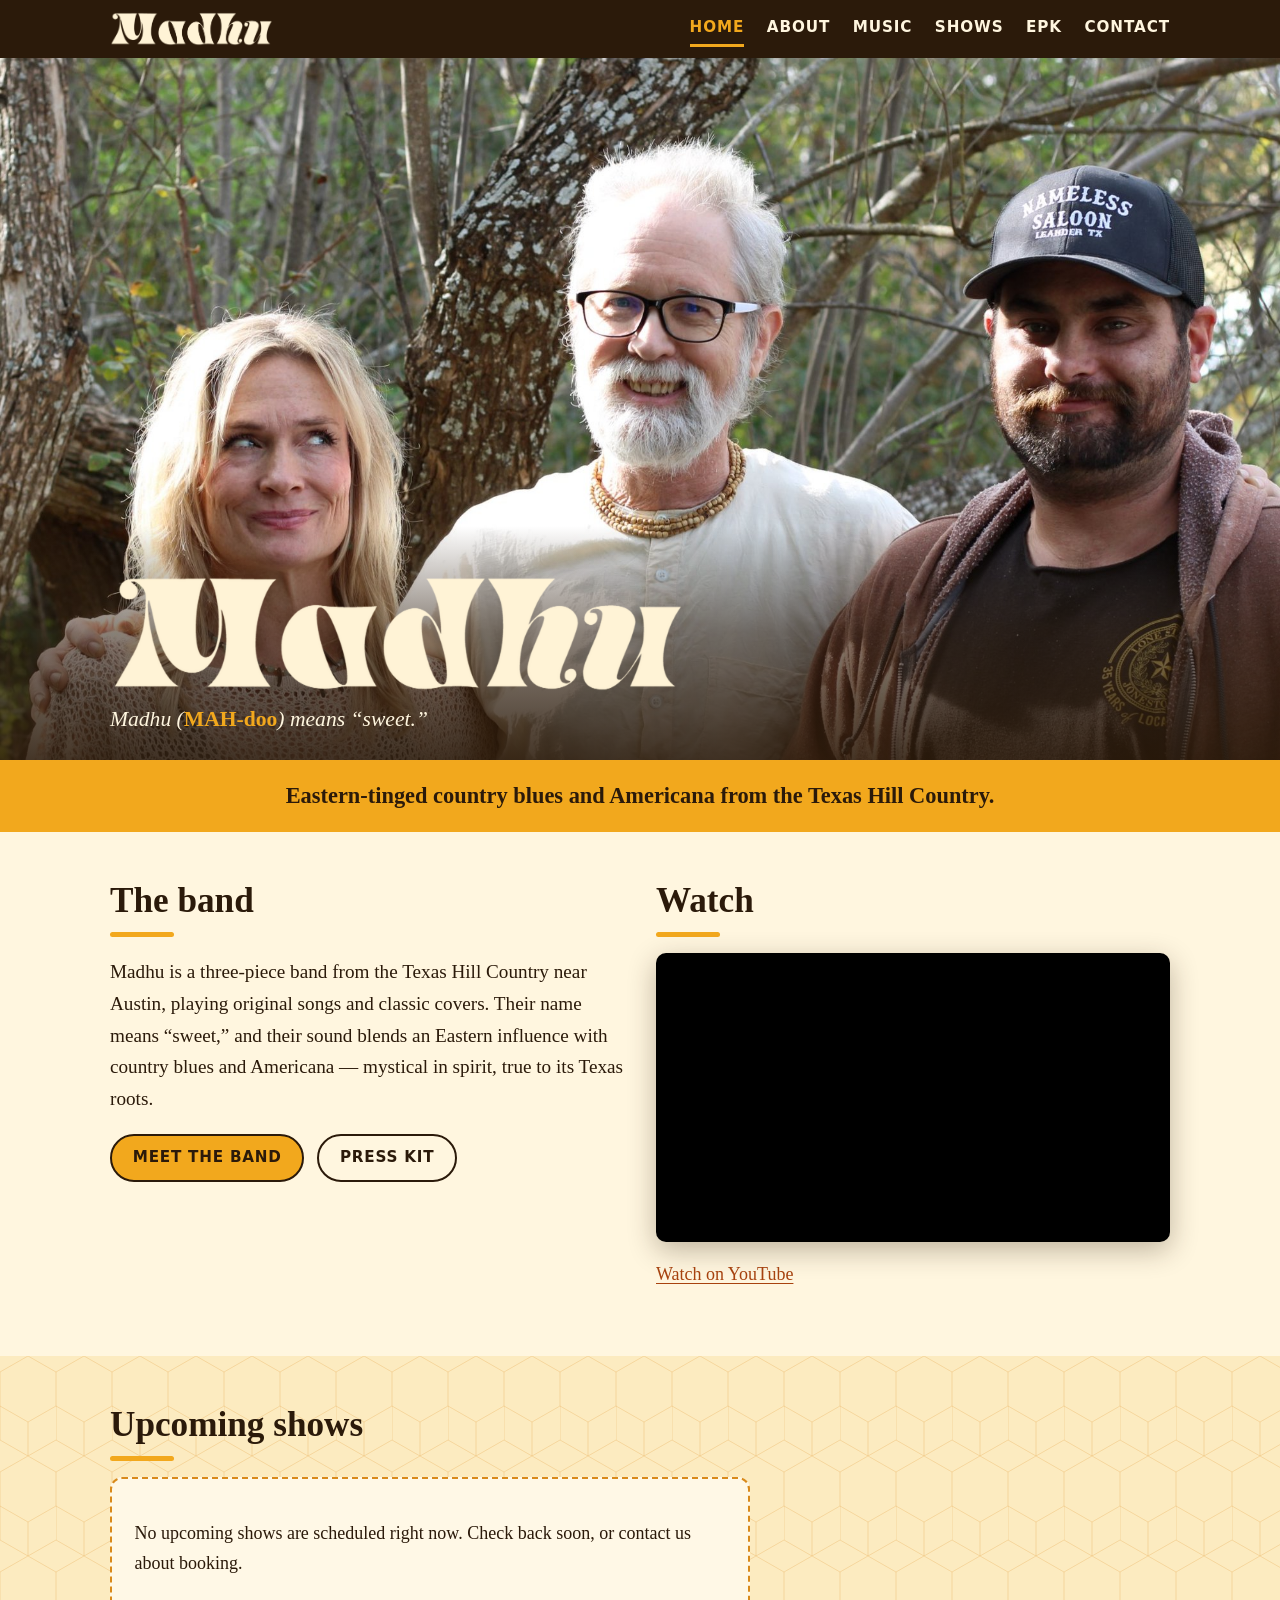
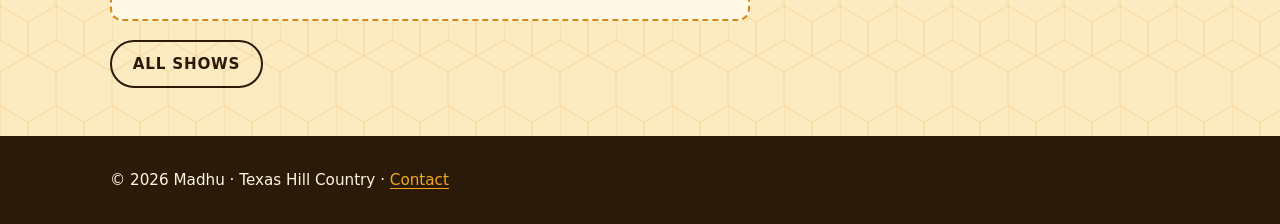
<file: index.html>
<!DOCTYPE html>
<html lang="en">
<head>
<meta charset="utf-8">
<meta name="viewport" content="width=device-width, initial-scale=1">
<title>Madhu</title>
<meta name="description" content="Madhu is a three-piece band from the Texas Hill Country near Austin, playing original songs and classic covers. Their name means “sweet,” and their sound blends an Eastern influence with country blues and Americana — mystical in spirit, true to its Texas roots.">
<link rel="canonical" href="https://madhu.band/">
<link rel="icon" href="favicon.svg" type="image/svg+xml">
<meta property="og:type" content="website">
<meta property="og:site_name" content="Madhu">
<meta property="og:title" content="Madhu">
<meta property="og:description" content="Madhu is a three-piece band from the Texas Hill Country near Austin, playing original songs and classic covers. Their name means “sweet,” and their sound blends an Eastern influence with country blues and Americana — mystical in spirit, true to its Texas roots.">
<meta property="og:url" content="https://madhu.band/">
<meta property="og:image" content="https://madhu.band/img/group-og.jpg">
<meta name="twitter:card" content="summary_large_image">
<link rel="stylesheet" href="css/style.css">
</head>
<body>
<a class="skip" href="#main">Skip to content</a>
<header class="site-header"><div class="wrap">
<a class="brand" href="index.html"><img src="img/logo-cream.png" width="164" height="34" alt="Madhu — home"></a>
<nav class="nav" aria-label="Main"><a href="index.html" aria-current="page">Home</a><a href="about.html">About</a><a href="music.html">Music</a><a href="shows.html">Shows</a><a href="epk.html">EPK</a><a href="contact.html">Contact</a></nav>
</div></header>
<main id="main">
<section class="hero" style="padding:0">
<img src="img/group-hero.jpg" width="2000" height="1125" alt="Madhu: Shoni Dawn, Mark MacDonald and Christopher Slone standing together among Hill Country trees">
<div class="overlay"><div class="wrap">
<h1><img src="img/logo-cream.png" width="520" height="108" alt="Madhu"></h1>
<p class="pron">Madhu (<strong>MAH-doo</strong>) means “sweet.”</p>
</div></div>
</section>
<div class="band"><div class="wrap"><p>Eastern-tinged country blues and Americana from the Texas Hill Country.</p></div></div>
<section><div class="wrap cols two">
<div><h2>The band</h2><p class="lead">Madhu is a three-piece band from the Texas Hill Country near Austin, playing original songs and classic covers. Their name means “sweet,” and their sound blends an Eastern influence with country blues and Americana — mystical in spirit, true to its Texas roots.</p>
<div class="btn-row"><a class="btn" href="about.html">Meet the band</a><a class="btn ghost" href="epk.html">Press kit</a></div></div>
<div><h2>Watch</h2><div class="video-block">
<div class="video"><iframe src="https://www.youtube-nocookie.com/embed/YXxW4o4a1AA" title="Madhu on YouTube" loading="lazy"
 allow="accelerometer; encrypted-media; gyroscope; picture-in-picture" referrerpolicy="origin" allowfullscreen></iframe></div>
<p><a href="https://www.youtube.com/watch?v=YXxW4o4a1AA" rel="noopener">Watch on YouTube</a></p></div></div>
</div></section>
<section class="alt"><div class="wrap">
<h2>Upcoming shows</h2>
<div data-shows data-limit="3"><noscript><p>Please enable JavaScript to see upcoming shows, or <a href="contact.html">get in touch</a>.</p></noscript></div>
<div class="btn-row"><a class="btn ghost" href="shows.html">All shows</a></div>
</div></section>
</main>
<footer class="site-footer"><div class="wrap">
<div>&copy; 2026 Madhu &middot; Texas Hill Country &middot; <a href="contact.html">Contact</a></div>

</div></footer>
<script id="shows-data" type="application/json">{"shows": []}</script>
<script src="js/site.js" defer></script>
</body>
</html>
</file>
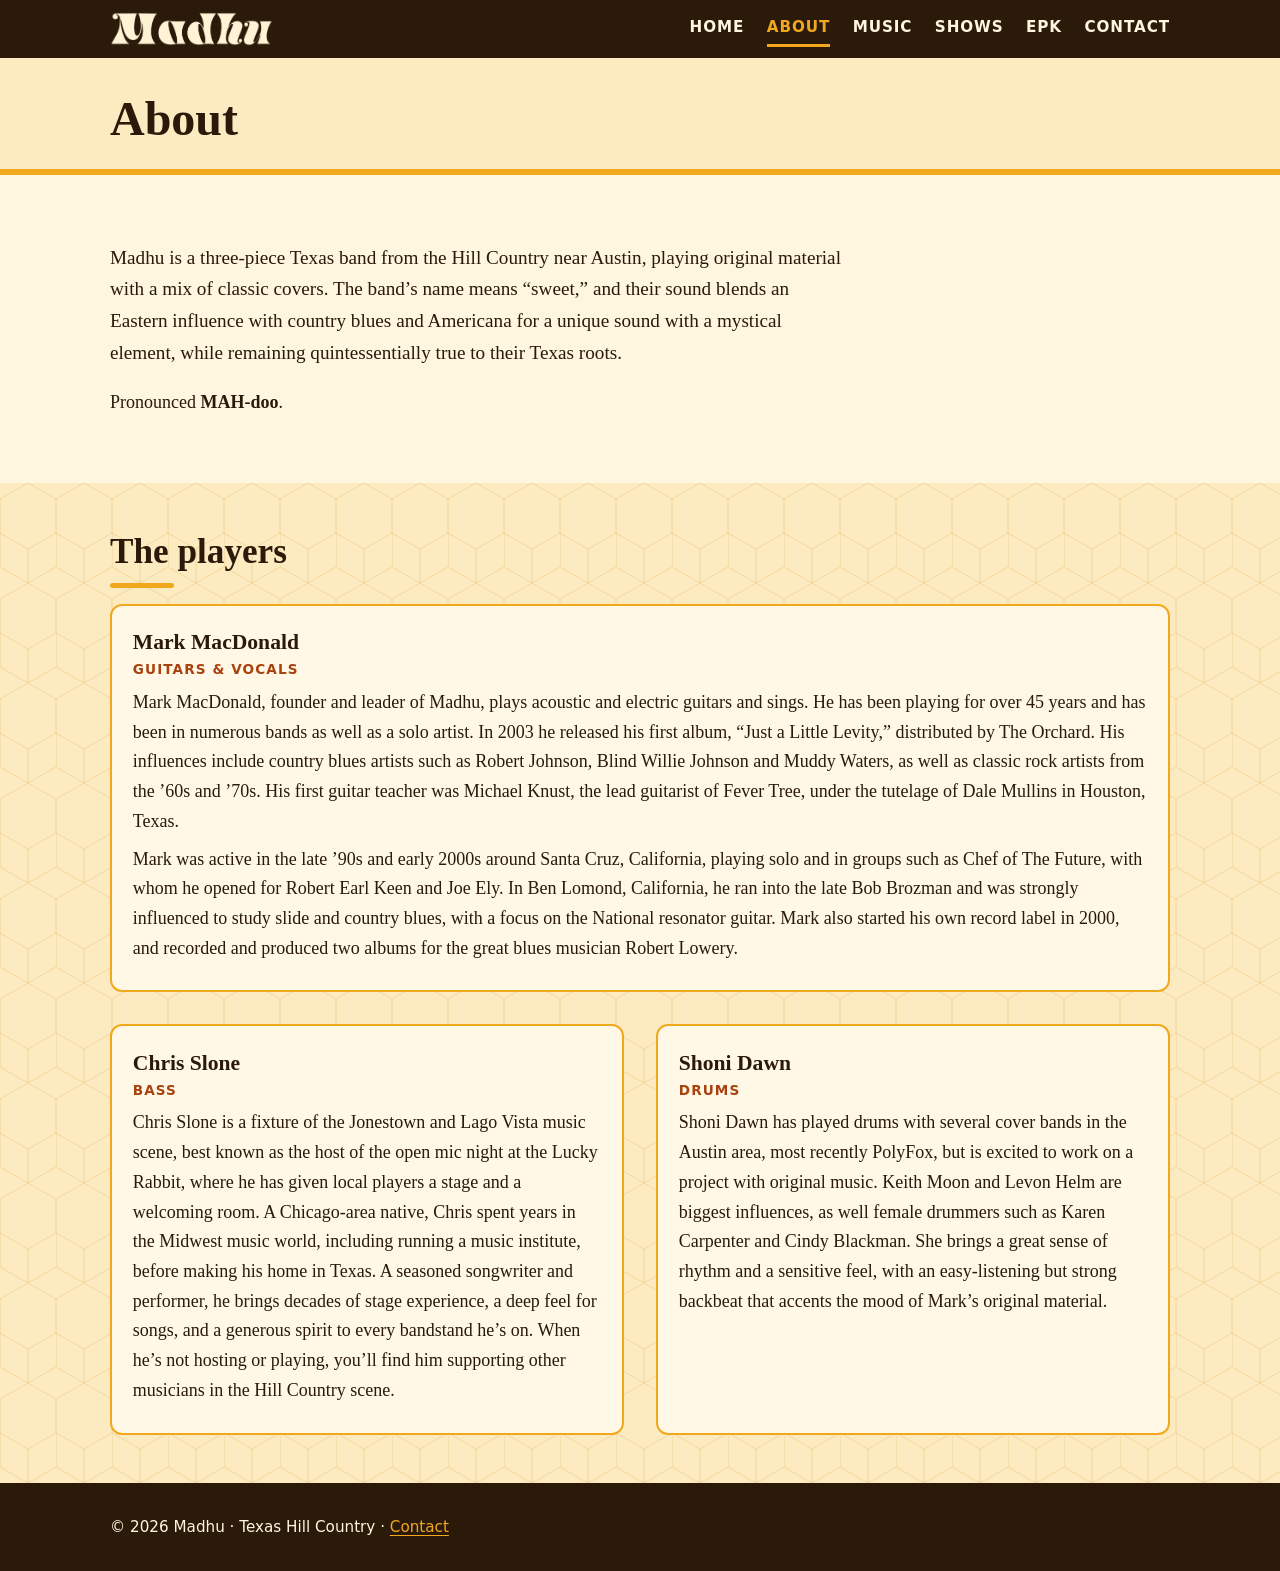
<file: about.html>
<!DOCTYPE html>
<html lang="en">
<head>
<meta charset="utf-8">
<meta name="viewport" content="width=device-width, initial-scale=1">
<title>About | Madhu</title>
<meta name="description" content="Meet Madhu: Mark MacDonald, Christopher Slone and Shoni Dawn — country blues and Americana from the Texas Hill Country.">
<link rel="canonical" href="https://madhu.band/about.html">
<link rel="icon" href="favicon.svg" type="image/svg+xml">
<meta property="og:type" content="website">
<meta property="og:site_name" content="Madhu">
<meta property="og:title" content="About | Madhu">
<meta property="og:description" content="Meet Madhu: Mark MacDonald, Christopher Slone and Shoni Dawn — country blues and Americana from the Texas Hill Country.">
<meta property="og:url" content="https://madhu.band/about.html">
<meta property="og:image" content="https://madhu.band/img/group-og.jpg">
<meta name="twitter:card" content="summary_large_image">
<link rel="stylesheet" href="css/style.css">
</head>
<body>
<a class="skip" href="#main">Skip to content</a>
<header class="site-header"><div class="wrap">
<a class="brand" href="index.html"><img src="img/logo-cream.png" width="164" height="34" alt="Madhu — home"></a>
<nav class="nav" aria-label="Main"><a href="index.html">Home</a><a href="about.html" aria-current="page">About</a><a href="music.html">Music</a><a href="shows.html">Shows</a><a href="epk.html">EPK</a><a href="contact.html">Contact</a></nav>
</div></header>
<main id="main">
<div class="page-title"><div class="wrap"><h1>About</h1></div></div>
<section><div class="wrap">
<p class="lead">Madhu is a three-piece Texas band from the Hill Country near Austin, playing original material with a mix of classic covers. The band’s name means “sweet,” and their sound blends an Eastern influence with country blues and Americana for a unique sound with a mystical element, while remaining quintessentially true to their Texas roots.</p>
<p>Pronounced <strong>MAH-doo</strong>.</p>
</div></section>
<section class="alt"><div class="wrap"><h2>The players</h2>
<div class="cols two"><article class="member full"><h3>Mark MacDonald</h3><p class="role">Guitars &amp; vocals</p><p>Mark MacDonald, founder and leader of Madhu, plays acoustic and electric guitars and sings. He has been playing for over 45 years and has been in numerous bands as well as a solo artist. In 2003 he released his first album, “Just a Little Levity,” distributed by The Orchard. His influences include country blues artists such as Robert Johnson, Blind Willie Johnson and Muddy Waters, as well as classic rock artists from the ’60s and ’70s. His first guitar teacher was Michael Knust, the lead guitarist of Fever Tree, under the tutelage of Dale Mullins in Houston, Texas.</p>
<p>Mark was active in the late ’90s and early 2000s around Santa Cruz, California, playing solo and in groups such as Chef of The Future, with whom he opened for Robert Earl Keen and Joe Ely. In Ben Lomond, California, he ran into the late Bob Brozman and was strongly influenced to study slide and country blues, with a focus on the National resonator guitar. Mark also started his own record label in 2000, and recorded and produced two albums for the great blues musician Robert Lowery.</p></article>
<article class="member"><h3>Chris Slone</h3><p class="role">Bass</p><p>Chris Slone is a fixture of the Jonestown and Lago Vista music scene, best known as the host of the open mic night at the Lucky Rabbit, where he has given local players a stage and a welcoming room. A Chicago-area native, Chris spent years in the Midwest music world, including running a music institute, before making his home in Texas. A seasoned songwriter and performer, he brings decades of stage experience, a deep feel for songs, and a generous spirit to every bandstand he’s on. When he’s not hosting or playing, you’ll find him supporting other musicians in the Hill Country scene.</p></article>
<article class="member"><h3>Shoni Dawn</h3><p class="role">Drums</p><p>Shoni Dawn has played drums with several cover bands in the Austin area, most recently PolyFox, but is excited to work on a project with original music. Keith Moon and Levon Helm are biggest influences, as well female drummers such as Karen Carpenter and Cindy Blackman. She brings a great sense of rhythm and a sensitive feel, with an easy-listening but strong backbeat that accents the mood of Mark’s original material.</p></article></div></div></section>
</main>
<footer class="site-footer"><div class="wrap">
<div>&copy; 2026 Madhu &middot; Texas Hill Country &middot; <a href="contact.html">Contact</a></div>

</div></footer>
</body>
</html>
</file>
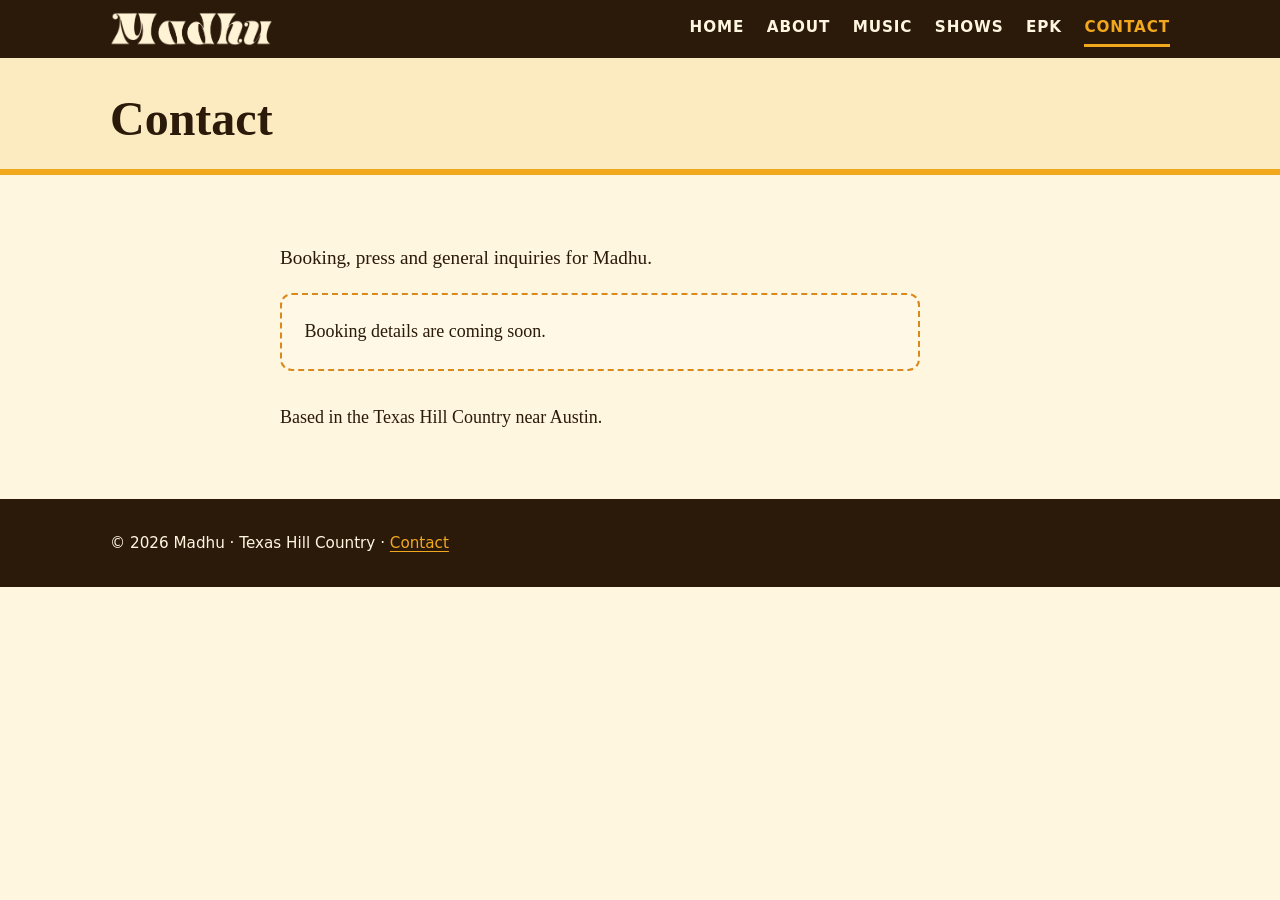
<file: contact.html>
<!DOCTYPE html>
<html lang="en">
<head>
<meta charset="utf-8">
<meta name="viewport" content="width=device-width, initial-scale=1">
<title>Contact | Madhu</title>
<meta name="description" content="Contact Madhu for booking, press and general inquiries.">
<link rel="canonical" href="https://madhu.band/contact.html">
<link rel="icon" href="favicon.svg" type="image/svg+xml">
<meta property="og:type" content="website">
<meta property="og:site_name" content="Madhu">
<meta property="og:title" content="Contact | Madhu">
<meta property="og:description" content="Contact Madhu for booking, press and general inquiries.">
<meta property="og:url" content="https://madhu.band/contact.html">
<meta property="og:image" content="https://madhu.band/img/group-og.jpg">
<meta name="twitter:card" content="summary_large_image">
<link rel="stylesheet" href="css/style.css">
</head>
<body>
<a class="skip" href="#main">Skip to content</a>
<header class="site-header"><div class="wrap">
<a class="brand" href="index.html"><img src="img/logo-cream.png" width="164" height="34" alt="Madhu — home"></a>
<nav class="nav" aria-label="Main"><a href="index.html">Home</a><a href="about.html">About</a><a href="music.html">Music</a><a href="shows.html">Shows</a><a href="epk.html">EPK</a><a href="contact.html" aria-current="page">Contact</a></nav>
</div></header>
<main id="main">
<div class="page-title"><div class="wrap"><h1>Contact</h1></div></div>
<section><div class="wrap" style="max-width:760px">
<p class="lead">Booking, press and general inquiries for Madhu.</p>
<p class="empty">Booking details are coming soon.</p>
<p style="margin-top:2rem">Based in the Texas Hill Country near Austin.</p>
</div></section>
</main>
<footer class="site-footer"><div class="wrap">
<div>&copy; 2026 Madhu &middot; Texas Hill Country &middot; <a href="contact.html">Contact</a></div>

</div></footer>
</body>
</html>
</file>
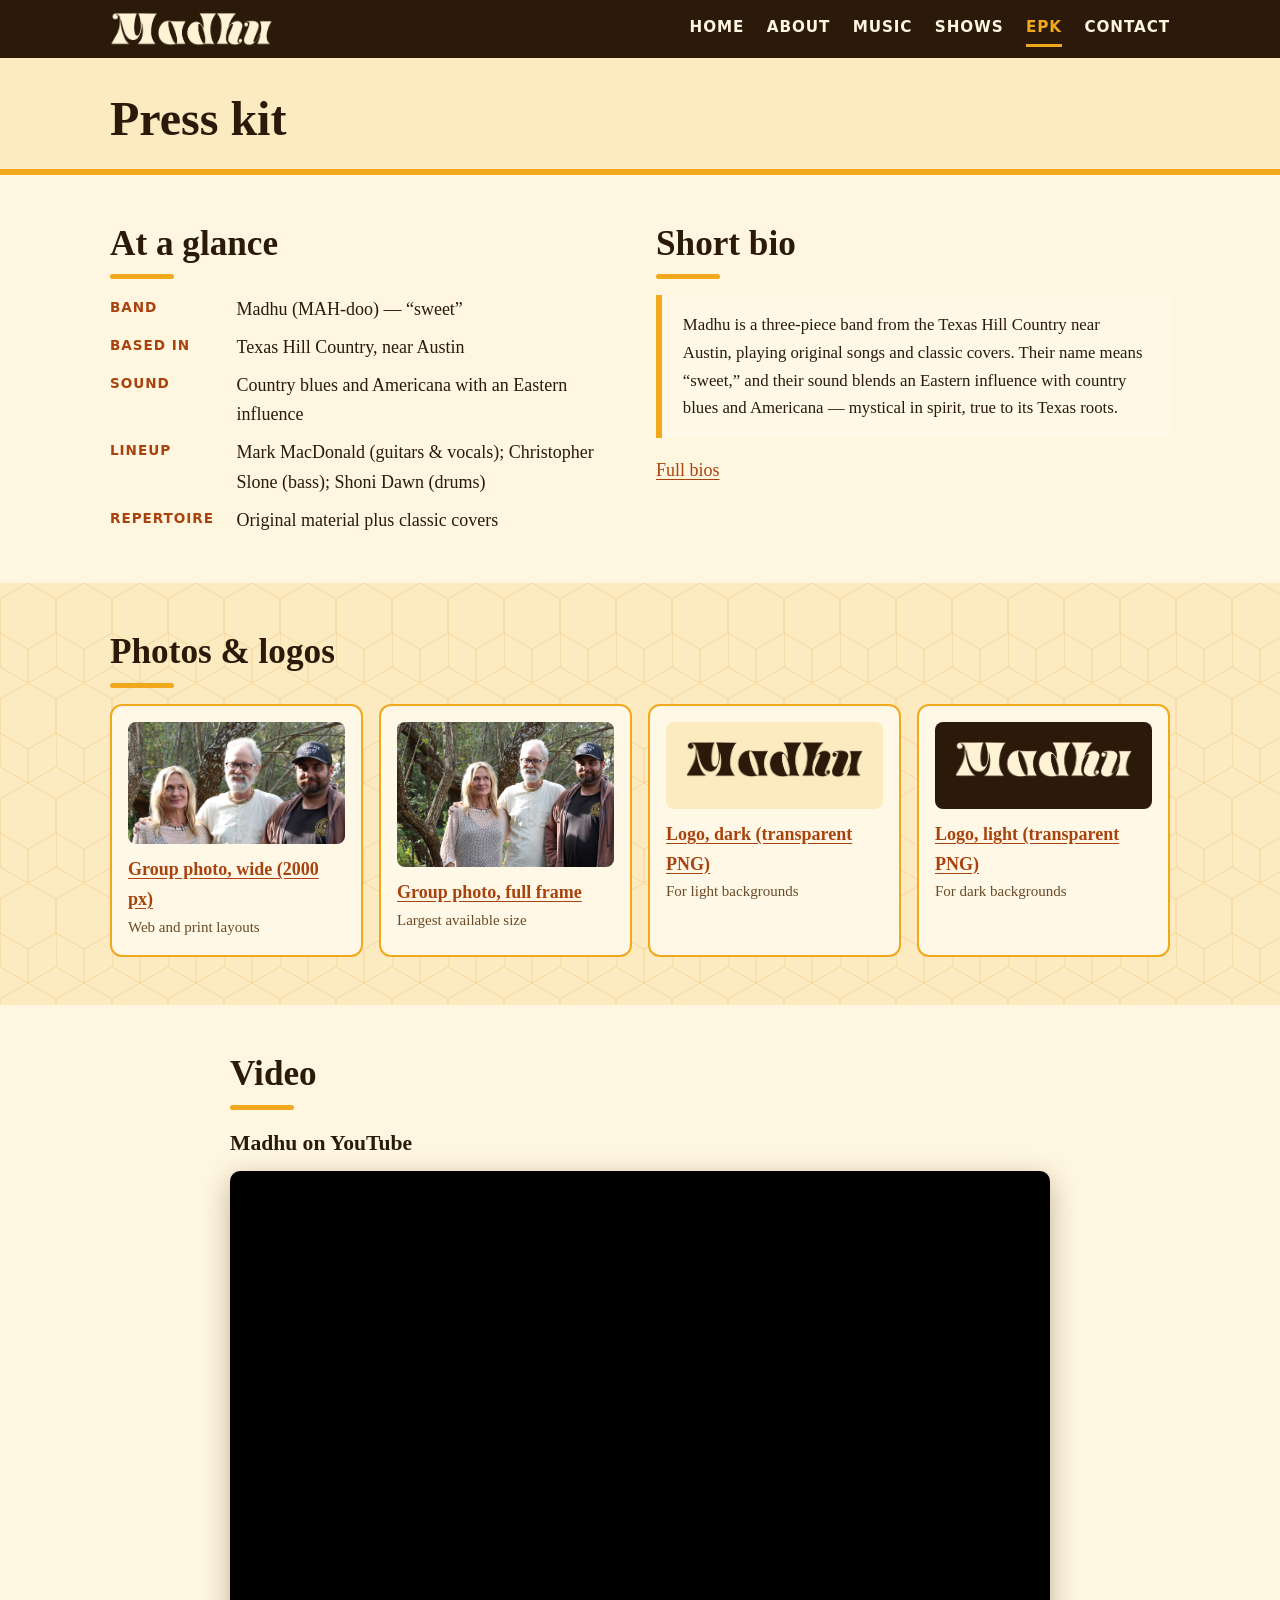
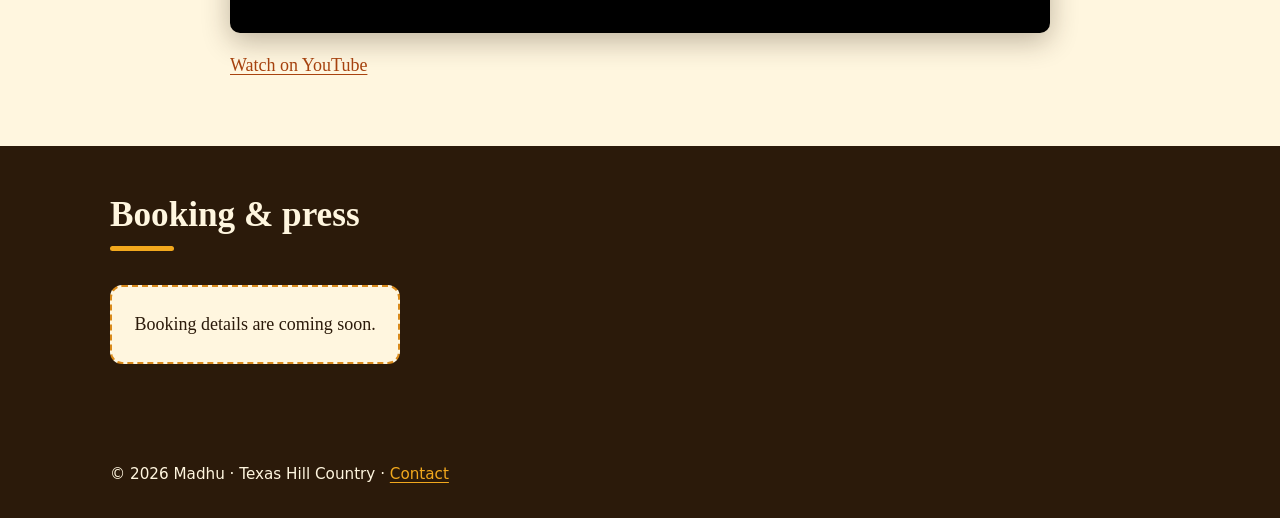
<file: epk.html>
<!DOCTYPE html>
<html lang="en">
<head>
<meta charset="utf-8">
<meta name="viewport" content="width=device-width, initial-scale=1">
<title>Press kit | Madhu</title>
<meta name="description" content="Madhu press kit: bio, photos, logos and booking information.">
<link rel="canonical" href="https://madhu.band/epk.html">
<link rel="icon" href="favicon.svg" type="image/svg+xml">
<meta property="og:type" content="website">
<meta property="og:site_name" content="Madhu">
<meta property="og:title" content="Press kit | Madhu">
<meta property="og:description" content="Madhu press kit: bio, photos, logos and booking information.">
<meta property="og:url" content="https://madhu.band/epk.html">
<meta property="og:image" content="https://madhu.band/img/group-og.jpg">
<meta name="twitter:card" content="summary_large_image">
<link rel="stylesheet" href="css/style.css">
</head>
<body>
<a class="skip" href="#main">Skip to content</a>
<header class="site-header"><div class="wrap">
<a class="brand" href="index.html"><img src="img/logo-cream.png" width="164" height="34" alt="Madhu — home"></a>
<nav class="nav" aria-label="Main"><a href="index.html">Home</a><a href="about.html">About</a><a href="music.html">Music</a><a href="shows.html">Shows</a><a href="epk.html" aria-current="page">EPK</a><a href="contact.html">Contact</a></nav>
</div></header>
<main id="main">
<div class="page-title"><div class="wrap"><h1>Press kit</h1></div></div>
<section><div class="wrap cols two">
<div><h2>At a glance</h2>
<dl class="facts">
<dt>Band</dt><dd>Madhu (MAH-doo) — “sweet”</dd>
<dt>Based in</dt><dd>Texas Hill Country, near Austin</dd>
<dt>Sound</dt><dd>Country blues and Americana with an Eastern influence</dd>
<dt>Lineup</dt><dd>Mark MacDonald (guitars &amp; vocals); Christopher Slone (bass); Shoni Dawn (drums)</dd>
<dt>Repertoire</dt><dd>Original material plus classic covers</dd>
</dl></div>
<div><h2>Short bio</h2><blockquote class="copy">Madhu is a three-piece band from the Texas Hill Country near Austin, playing original songs and classic covers. Their name means “sweet,” and their sound blends an Eastern influence with country blues and Americana — mystical in spirit, true to its Texas roots.</blockquote>
<p><a href="about.html">Full bios</a></p></div>
</div></section>
<section class="alt"><div class="wrap"><h2>Photos &amp; logos</h2>
<div class="downloads">
<div class="dl"><img src="img/group-hero.jpg" width="500" height="281" alt="Group photo, wide crop" loading="lazy"><a href="img/group-hero.jpg" download>Group photo, wide (2000 px)</a><small>Web and print layouts</small></div>
<div class="dl"><img src="img/group-full.jpg" width="500" height="333" alt="Group photo, full frame" loading="lazy"><a href="img/group-full.jpg" download>Group photo, full frame</a><small>Largest available size</small></div>
<div class="dl"><div class="logo-tile"><img src="img/logo-dark.png" width="400" height="83" alt="Madhu logo, dark"></div><a href="img/logo-dark.png" download>Logo, dark (transparent PNG)</a><small>For light backgrounds</small></div>
<div class="dl"><div class="logo-tile dark"><img src="img/logo-cream.png" width="400" height="83" alt="Madhu logo, light"></div><a href="img/logo-cream.png" download>Logo, light (transparent PNG)</a><small>For dark backgrounds</small></div>
</div></div></section>
<section><div class="wrap" style="max-width:860px"><h2>Video</h2><div class="video-block"><h3>Madhu on YouTube</h3>
<div class="video"><iframe src="https://www.youtube-nocookie.com/embed/YXxW4o4a1AA" title="Madhu on YouTube" loading="lazy"
 allow="accelerometer; encrypted-media; gyroscope; picture-in-picture" referrerpolicy="origin" allowfullscreen></iframe></div>
<p><a href="https://www.youtube.com/watch?v=YXxW4o4a1AA" rel="noopener">Watch on YouTube</a></p></div></div></section>
<section class="dark"><div class="wrap"><h2 style="color:var(--cream)">Booking &amp; press</h2>
<div class="btn-row" style="margin-top:0"><p class="empty">Booking details are coming soon.</p></div></div></section>
</main>
<footer class="site-footer"><div class="wrap">
<div>&copy; 2026 Madhu &middot; Texas Hill Country &middot; <a href="contact.html">Contact</a></div>

</div></footer>
</body>
</html>
</file>
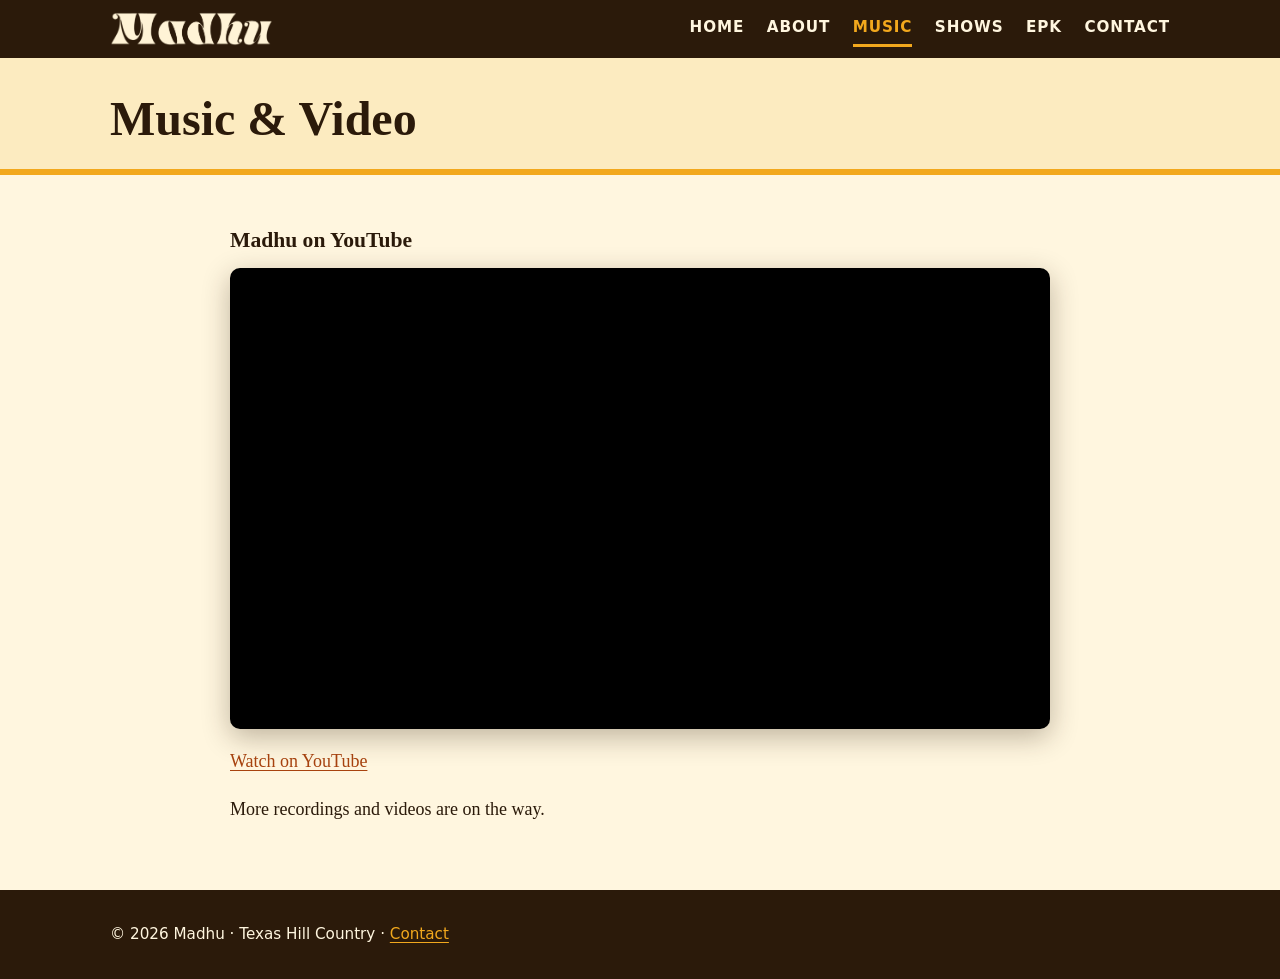
<file: music.html>
<!DOCTYPE html>
<html lang="en">
<head>
<meta charset="utf-8">
<meta name="viewport" content="width=device-width, initial-scale=1">
<title>Music &amp; Video | Madhu</title>
<meta name="description" content="Watch and listen to Madhu, a Texas Hill Country band blending Eastern influence with country blues and Americana.">
<link rel="canonical" href="https://madhu.band/music.html">
<link rel="icon" href="favicon.svg" type="image/svg+xml">
<meta property="og:type" content="website">
<meta property="og:site_name" content="Madhu">
<meta property="og:title" content="Music &amp; Video | Madhu">
<meta property="og:description" content="Watch and listen to Madhu, a Texas Hill Country band blending Eastern influence with country blues and Americana.">
<meta property="og:url" content="https://madhu.band/music.html">
<meta property="og:image" content="https://madhu.band/img/group-og.jpg">
<meta name="twitter:card" content="summary_large_image">
<link rel="stylesheet" href="css/style.css">
</head>
<body>
<a class="skip" href="#main">Skip to content</a>
<header class="site-header"><div class="wrap">
<a class="brand" href="index.html"><img src="img/logo-cream.png" width="164" height="34" alt="Madhu — home"></a>
<nav class="nav" aria-label="Main"><a href="index.html">Home</a><a href="about.html">About</a><a href="music.html" aria-current="page">Music</a><a href="shows.html">Shows</a><a href="epk.html">EPK</a><a href="contact.html">Contact</a></nav>
</div></header>
<main id="main">
<div class="page-title"><div class="wrap"><h1>Music &amp; Video</h1></div></div>
<section><div class="wrap" style="max-width:860px"><div class="video-block"><h3>Madhu on YouTube</h3>
<div class="video"><iframe src="https://www.youtube-nocookie.com/embed/YXxW4o4a1AA" title="Madhu on YouTube" loading="lazy"
 allow="accelerometer; encrypted-media; gyroscope; picture-in-picture" referrerpolicy="origin" allowfullscreen></iframe></div>
<p><a href="https://www.youtube.com/watch?v=YXxW4o4a1AA" rel="noopener">Watch on YouTube</a></p></div>
<p>More recordings and videos are on the way.</p></div></section>
</main>
<footer class="site-footer"><div class="wrap">
<div>&copy; 2026 Madhu &middot; Texas Hill Country &middot; <a href="contact.html">Contact</a></div>

</div></footer>
</body>
</html>
</file>
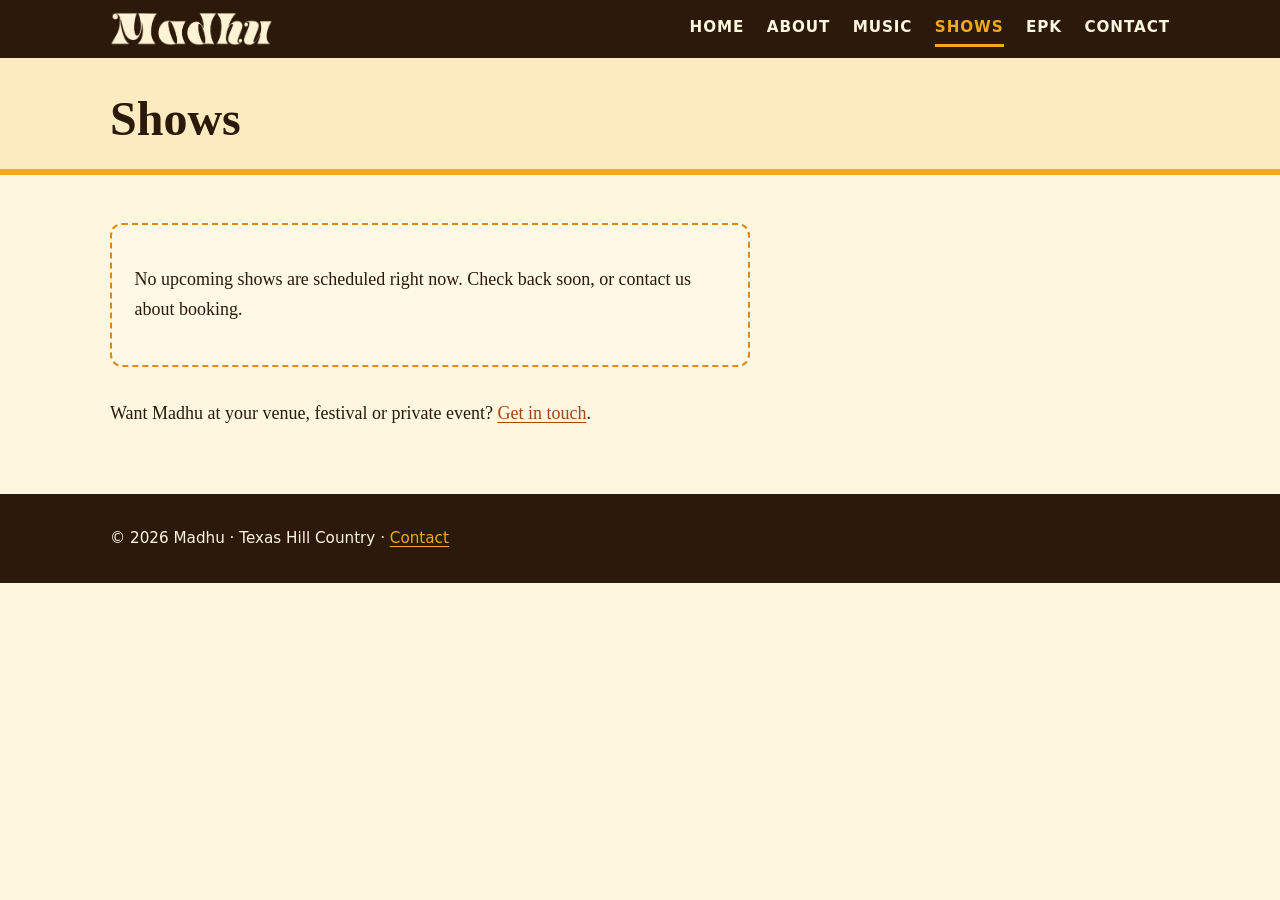
<file: shows.html>
<!DOCTYPE html>
<html lang="en">
<head>
<meta charset="utf-8">
<meta name="viewport" content="width=device-width, initial-scale=1">
<title>Shows | Madhu</title>
<meta name="description" content="Upcoming Madhu shows in Austin and the Texas Hill Country.">
<link rel="canonical" href="https://madhu.band/shows.html">
<link rel="icon" href="favicon.svg" type="image/svg+xml">
<meta property="og:type" content="website">
<meta property="og:site_name" content="Madhu">
<meta property="og:title" content="Shows | Madhu">
<meta property="og:description" content="Upcoming Madhu shows in Austin and the Texas Hill Country.">
<meta property="og:url" content="https://madhu.band/shows.html">
<meta property="og:image" content="https://madhu.band/img/group-og.jpg">
<meta name="twitter:card" content="summary_large_image">
<link rel="stylesheet" href="css/style.css">
</head>
<body>
<a class="skip" href="#main">Skip to content</a>
<header class="site-header"><div class="wrap">
<a class="brand" href="index.html"><img src="img/logo-cream.png" width="164" height="34" alt="Madhu — home"></a>
<nav class="nav" aria-label="Main"><a href="index.html">Home</a><a href="about.html">About</a><a href="music.html">Music</a><a href="shows.html" aria-current="page">Shows</a><a href="epk.html">EPK</a><a href="contact.html">Contact</a></nav>
</div></header>
<main id="main">
<div class="page-title"><div class="wrap"><h1>Shows</h1></div></div>
<section><div class="wrap">
<div data-shows><noscript><p>Please enable JavaScript to see upcoming shows, or <a href="contact.html">get in touch</a>.</p></noscript></div>
<p style="margin-top:2rem">Want Madhu at your venue, festival or private event? <a href="contact.html">Get in touch</a>.</p>
</div></section>
</main>
<footer class="site-footer"><div class="wrap">
<div>&copy; 2026 Madhu &middot; Texas Hill Country &middot; <a href="contact.html">Contact</a></div>

</div></footer>
<script id="shows-data" type="application/json">{"shows": []}</script>
<script src="js/site.js" defer></script>
</body>
</html>
</file>
<file: css/style.css>
:root{
  --cream:#FFF6DF; --cream-2:#FCEBC0; --honey:#F2A81D; --amber:#D98A1B;
  --orange:#A8430F; --brown:#2B1A0A; --brown-2:#4A2E12; --muted:#6B4A25;
  --max:1100px;
}
*{box-sizing:border-box}
html{scroll-behavior:smooth}
body{margin:0;background:var(--cream);color:var(--brown);
  font:18px/1.65 Georgia,"Iowan Old Style","Palatino Linotype",Palatino,serif}
img{max-width:100%;height:auto;display:block}
a{color:var(--orange);text-underline-offset:3px}
a:hover{color:var(--brown)}
:focus-visible{outline:3px solid var(--honey);outline-offset:3px}
.skip{position:absolute;left:-999px;top:0;background:var(--honey);color:var(--brown);padding:.5rem 1rem;z-index:10}
.skip:focus{left:0}
.wrap{max-width:var(--max);margin:0 auto;padding:0 1.25rem}
.sr-only{position:absolute;width:1px;height:1px;overflow:hidden;clip:rect(0 0 0 0);white-space:nowrap}

/* header */
.site-header{background:var(--brown);color:var(--cream)}
.site-header .wrap{display:flex;flex-wrap:wrap;align-items:center;justify-content:space-between;gap:.5rem 1.5rem;padding-top:.7rem;padding-bottom:.7rem}
.brand img{height:34px;width:auto}
.nav{display:flex;flex-wrap:wrap;gap:.25rem 1.4rem;font:600 .95rem/1 system-ui,-apple-system,"Segoe UI",sans-serif;letter-spacing:.06em;text-transform:uppercase}
.nav a{color:var(--cream);text-decoration:none;padding:.55rem 0;border-bottom:3px solid transparent}
.nav a:hover{color:var(--honey)}
.nav a[aria-current="page"]{border-bottom-color:var(--honey);color:var(--honey)}

/* hero */
.hero{position:relative;background:var(--brown)}
.hero>img{width:100%;max-height:78vh;object-fit:cover;object-position:50% 30%}
.hero .overlay{position:absolute;left:0;right:0;bottom:0;padding:3rem 0 1.4rem;
  background:linear-gradient(to top,rgba(43,26,10,.88),rgba(43,26,10,.55) 55%,rgba(43,26,10,0))}
.hero h1{margin:0;line-height:1}
.hero h1 img{height:clamp(54px,11vw,120px);width:auto}
.hero .pron{margin:.5rem 0 0;color:var(--cream);font-size:clamp(1rem,2.4vw,1.35rem);font-style:italic}
.hero .pron strong{font-style:normal;color:var(--honey)}
.band{background:var(--honey);color:var(--brown);text-align:center;padding:1.1rem 0}
.band p{margin:0;font-size:clamp(1.05rem,2.4vw,1.4rem);font-weight:700}

/* sections */
main{display:block}
section{padding:3rem 0}
section.alt{background:var(--cream-2);
  background-image:url("data:image/svg+xml,%3Csvg xmlns='http://www.w3.org/2000/svg' width='56' height='100' viewBox='0 0 56 100'%3E%3Cpath d='M28 66L0 50V16L28 0l28 16v34L28 66zm0 34L0 84V50m56 34L28 100V66' fill='none' stroke='%23D98A1B' stroke-opacity='.22'/%3E%3C/svg%3E")}
section.dark{background:var(--brown);color:var(--cream)}
section.dark a{color:var(--honey)}
h2{font-size:clamp(1.6rem,3.4vw,2.2rem);line-height:1.2;margin:0 0 1rem}
h2::after{content:"";display:block;width:64px;height:5px;background:var(--honey);margin-top:.6rem;border-radius:3px}
h3{font-size:1.35rem;margin:0 0 .15rem}
.page-title{background:var(--cream-2);padding:2.2rem 0 1.4rem;border-bottom:6px solid var(--honey)}
.page-title h1{margin:0;font-size:clamp(2rem,5vw,3rem);line-height:1.1}
.lead{font-size:1.2rem;max-width:46rem}
.cols{display:grid;gap:2rem;grid-template-columns:1fr}
@media(min-width:820px){.cols.two{grid-template-columns:1fr 1fr}.cols.three{grid-template-columns:repeat(3,1fr)}}

/* buttons */
.btn{display:inline-block;background:var(--honey);color:var(--brown);font:700 .95rem/1 system-ui,-apple-system,"Segoe UI",sans-serif;
  letter-spacing:.05em;text-transform:uppercase;text-decoration:none;padding:.9rem 1.3rem;border-radius:999px;border:2px solid var(--brown)}
.btn:hover{background:var(--brown);color:var(--honey)}
.btn.ghost{background:transparent}
.btn-row{display:flex;flex-wrap:wrap;gap:.8rem;margin-top:1.2rem}

/* video */
.video{position:relative;aspect-ratio:16/9;background:#000;border-radius:10px;overflow:hidden;box-shadow:0 8px 28px rgba(43,26,10,.3)}
.video iframe{position:absolute;inset:0;width:100%;height:100%;border:0}
.video-block+.video-block{margin-top:2.5rem}
.video-block h3{margin-bottom:.6rem}

/* members */
.member{background:#fff8e6;border:2px solid var(--honey);border-radius:12px;padding:1.2rem 1.3rem}
.member .role{margin:0 0 .7rem;font:600 .85rem/1 system-ui,sans-serif;letter-spacing:.08em;text-transform:uppercase;color:var(--orange)}
.member p{margin:.5rem 0}
.member.full{grid-column:1/-1}

/* shows */
.show-list{list-style:none;margin:0;padding:0}
.show{display:grid;grid-template-columns:5.5rem 1fr;gap:1rem;padding:1rem 0;border-bottom:1px solid rgba(43,26,10,.2)}
.show .date{background:var(--honey);color:var(--brown);border-radius:10px;text-align:center;padding:.5rem .3rem;font:700 .8rem/1.15 system-ui,sans-serif;text-transform:uppercase;letter-spacing:.05em}
.show .date .day{display:block;font-size:1.8rem;font-family:Georgia,serif;letter-spacing:0}
.show .venue{font-weight:700;font-size:1.15rem}
.show .meta{color:var(--muted);margin:0}
.empty{background:#fff8e6;border:2px dashed var(--amber);border-radius:12px;padding:1.4rem;max-width:40rem}

/* epk */
dl.facts{display:grid;grid-template-columns:max-content 1fr;gap:.5rem 1.4rem;margin:0}
dl.facts dt{font:700 .85rem/1.9 system-ui,sans-serif;letter-spacing:.07em;text-transform:uppercase;color:var(--orange)}
dl.facts dd{margin:0}
.downloads{display:grid;gap:1rem;grid-template-columns:repeat(auto-fit,minmax(240px,1fr))}
.dl{background:#fff8e6;border:2px solid var(--honey);border-radius:12px;padding:1rem}
.dl img{border-radius:8px;margin-bottom:.7rem}
.dl .logo-tile{background:var(--cream-2);padding:1.2rem;border-radius:8px;margin-bottom:.7rem}
.dl .logo-tile.dark{background:var(--brown)}
.dl a{font-weight:700}
.dl small{display:block;color:var(--muted)}
blockquote.copy{margin:0;padding:1rem 1.3rem;border-left:6px solid var(--honey);background:#fff8e6;font-size:1.05rem}

/* footer */
.site-footer{background:var(--brown);color:var(--cream);padding:2rem 0;font:.95rem/1.6 system-ui,-apple-system,"Segoe UI",sans-serif}
.site-footer .wrap{display:flex;flex-wrap:wrap;justify-content:space-between;gap:1rem}
.site-footer a{color:var(--honey)}
.site-footer ul{list-style:none;margin:0;padding:0;display:flex;gap:1.2rem;flex-wrap:wrap}
@media(prefers-reduced-motion:reduce){html{scroll-behavior:auto}}

section.dark .empty{color:var(--brown);background:var(--cream)}
section.dark .empty a{color:var(--orange)}
</file>
